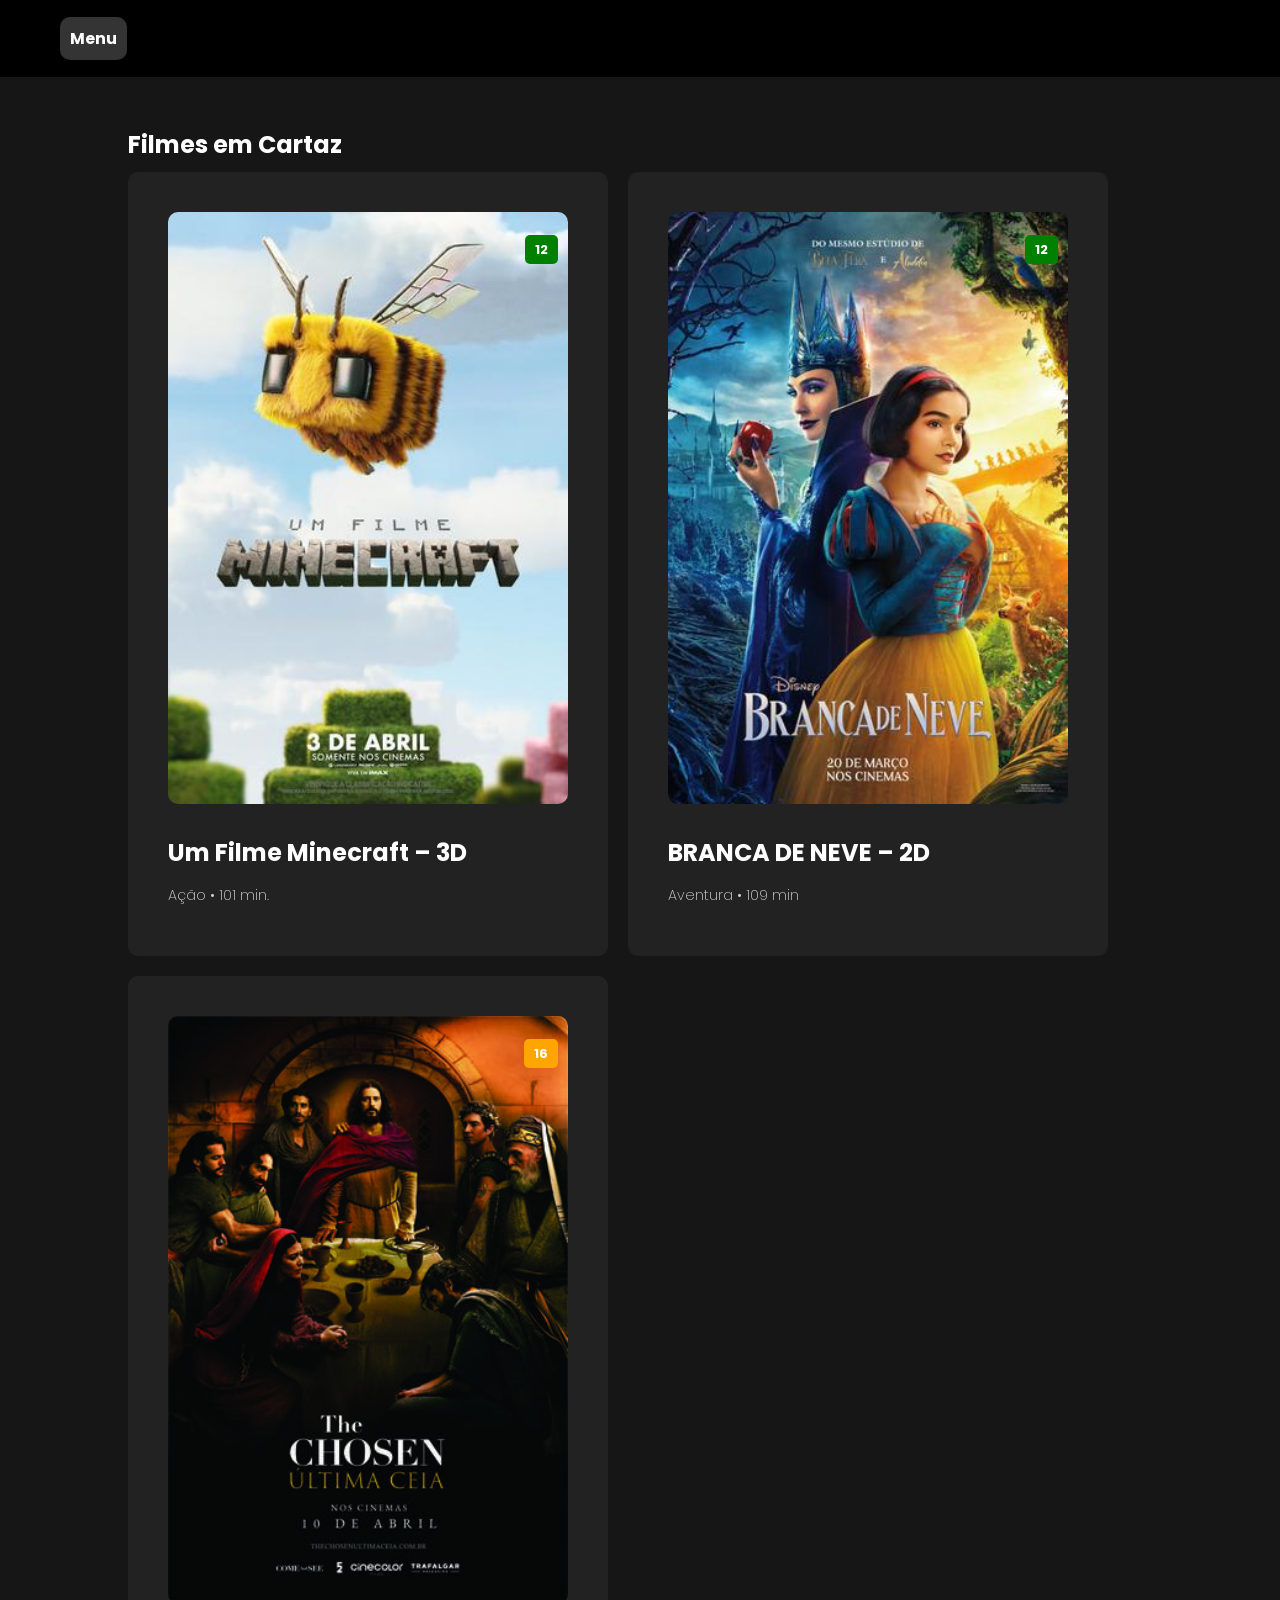
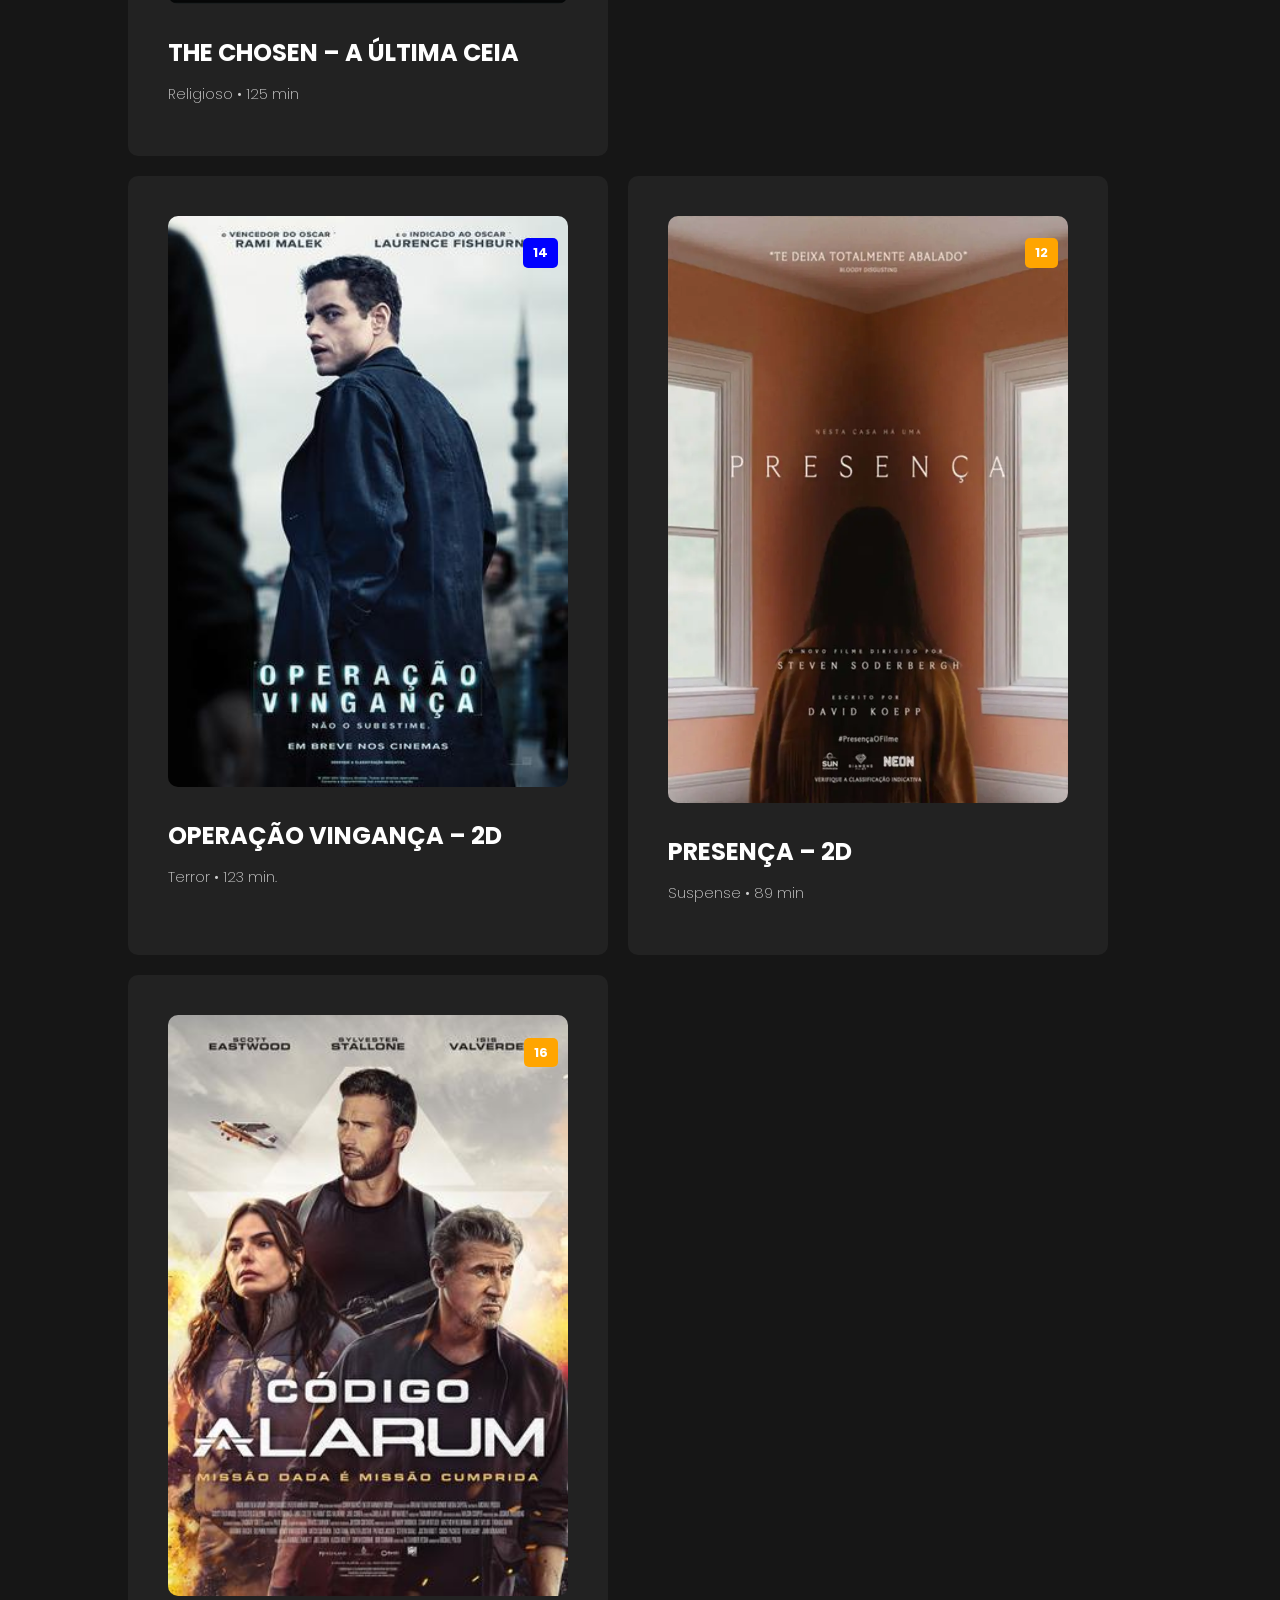
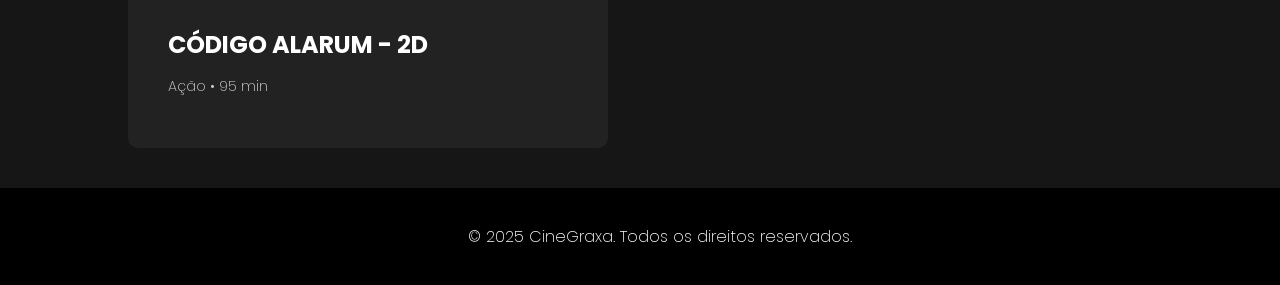
<file: index.html>
<!DOCTYPE html>
<html>
<head>
    <meta charset="UTF-8">
    <title>CineGraxa</title>
    <link rel="stylesheet" href="https://fonts.googleapis.com/css?family=Audiowide">
    <link rel="preconnect" href="https://fonts.googleapis.com">
    <link rel="preconnect" href="https://fonts.gstatic.com" crossorigin>
    <link href="https://fonts.googleapis.com/css2?family=Poppins:ital,wght@0,100;0,200;0,300;0,400;0,500;0,600;0,700;0,800;0,900;1,100;1,200;1,300;1,400;1,500;1,600;1,700;1,800;1,900&display=swap" rel="stylesheet">
    <link rel="stylesheet" href="../assets/css/styles.css">
</head>
<body>
    <header>
        <nav class="navbar">
            <ul class="nav-links">
                <li><a href="/index.html" class="selected">Menu</a></li>
            </ul>
        </nav>
    </header>
    
    <div class="container">
        <section class="movie-catalog">
            <h2>Filmes em Cartaz</h2>
            <div class="movies">
                <div class="movie">
                
                    <div class="image-container">
                        <p class="classification-12">12</p>
                        <img src="../assets/img/minecraft.jpeg" alt="Um Filme Minecraft">
                        <button class="movie-btn watchMovie" data-title="Um Filme Minecraft – 3D"
                        onclick="openModal('Um Filme Minecraft', 
                        'Um Filme Minecraft é uma aventura de comédia e fantasia que conta a história de quatro jovens que são transportados para um mundo cúbico e bizarro. Lá, eles embarcam em uma jornada para voltar para casa com a ajuda de um construtor experiente.')"
                        >Assistir</button>
                    </div>
                    <h3>Um Filme Minecraft – 3D</h3>
                    <p class="subtitle">Ação • 101 min.</p>
                </div>
                <div class="movie">
                    <div class="image-container">
                        <p class="classification-12">12</p>
                        <img src="../assets/img/branca-de-neve.jpeg" alt="Branca de Neve">
                        <button class="movie-btn watchMovie" data-title="Branca de Neve – 2D"
                        onclick="openModal('Branca de Neve', 
                        'Nesta releitura da história atemporal, a encantadora Branca de Neve (Rachel Zegler) é ameaçada e precisa fugir de seu reino. Após percorrer a floresta encantada, ela encontra uma cabana onde vivem os amigáveis Dengoso, Mestre, Dunga, Zangado, Feliz, Soneca e Atchim, com quem ela passa a viver.')"
                        >Assistir</button>
                    </div>
                    <h3>BRANCA DE NEVE – 2D</h3>
                    <p class="subtitle">Aventura • 109 min</p>
                </div>
                <div class="movie">
                    <div class="image-container">
                        <p class="classification-16">16</p>
                        <img src="../assets/img/the-chosen.jpeg" alt="The Chosen - A Última Ceia">
                        <button class="movie-btn watchMovie" data-title="The Chosen - A Última Ceia"
                        onclick="openModal('The Chosen - A Última Ceia',
                        'Jesus entra na cidade sagrada como rei, mas encontra a casa de Seu Pai transformada de um lugar de oração em um mercado corrupto. Enquanto o sumo sacerdote judeu trama contra o que seria Messias, Jesus age primeiro—dando uma reviravolta na corrupção religiosa.')"
                        >Assistir</button>
                    </div>
                    <h3>THE CHOSEN – A ÚLTIMA CEIA</h3>
                    <p class="subtitle">Religioso • 125 min</p>
                </div>
            </div>
            <div class="movies">
                <div class="movie">
                    <div class="image-container">
                        <p class="classification-14">14</p>
                        <img src="../assets/img/vinganca.jpeg" alt="Operação Vingança">
                        <button class="movie-btn watchMovie" data-title="Operação Vingança"
                        onclick="openModal('Operação Vingança',
                        'Um ex-agente da CIA, que se tornou um mercenário, é forçado a voltar à ação quando sua filha é sequestrada por uma organização criminosa. Ele deve usar suas habilidades de combate e inteligência para resgatá-la e se vingar dos responsáveis.')" 
                        >Assistir</button>
                    </div>
                    <h3>OPERAÇÃO VINGANÇA – 2D</h3>
                    <p class="subtitle">Terror • 123 min.</p>
                </div>
                <div class="movie">
                    <div class="image-container">
                        <p class="classification-16">12</p>
                        <img src="../assets/img/presenca.jpeg" alt="Presença">
                        <button class="movie-btn watchMovie" data-title="Presença"
                        onclick="openModal('Presença',
                        'Um grupo de amigos se reúne em uma casa isolada para um fim de semana de diversão, mas logo descobrem que estão sendo perseguidos por uma força sobrenatural. Eles devem lutar para sobreviver enquanto tentam desvendar o mistério por trás da presença maligna que os assombra.')" 
                        >Assistir</button>
                    </div>
                    <h3>PRESENÇA – 2D</h3>
                    <p class="subtitle">Suspense • 89 min</p>
                </div>
                <div class="movie">
                    <div class="image-container">
                        <p class="classification-16">16</p>
                        <img src="../assets/img/codigo-alarum.jpeg" alt="Código Alarum">
                        <button class="movie-btn watchMovie" data-title="Código Alarum"
                        onclick="openModal('Código Alarum',
                        'Um grupo de hackers se une para desmantelar uma organização criminosa que está manipulando informações e controlando o mundo digital. Eles enfrentam desafios tecnológicos e éticos enquanto tentam expor a verdade e proteger a privacidade das pessoas.')" 
                        >Assistir</button>
                    </div>
                    <h3>CÓDIGO ALARUM - 2D</h3>
                    <p class="subtitle">Ação • 95 min</p>
                </div>
            </div>
        </section>
    </div>
    <div id="modal" class="modal">
        <div class="modal-content">
          <span class="close" onclick="closeModal()">&times;</span>
          <h2 id="movie-title"></h2>
          <p id="movie-description"></p>
          <div class="schedule">
            <h3>Horários:</h3>
            <button class="schedule-btn" onclick="selecionarSessao('8:00 AM', 'Sala A')">8:00 AM - Sala A</button>
            <button class="schedule-btn" onclick="selecionarSessao('9:30 AM', 'Sala B')">9:30 AM - Sala B</button>
            <button class="schedule-btn" onclick="selecionarSessao('10:30 AM', 'Sala C')">10:30 AM - Sala C</button>
          </div>
        </div>
      </div>
    <footer>
        <p>&copy; 2025 CineGraxa. Todos os direitos reservados.</p>
    </footer>
    <script src="assets/js/scripts.js"></script>
</body>
</html>
</file>
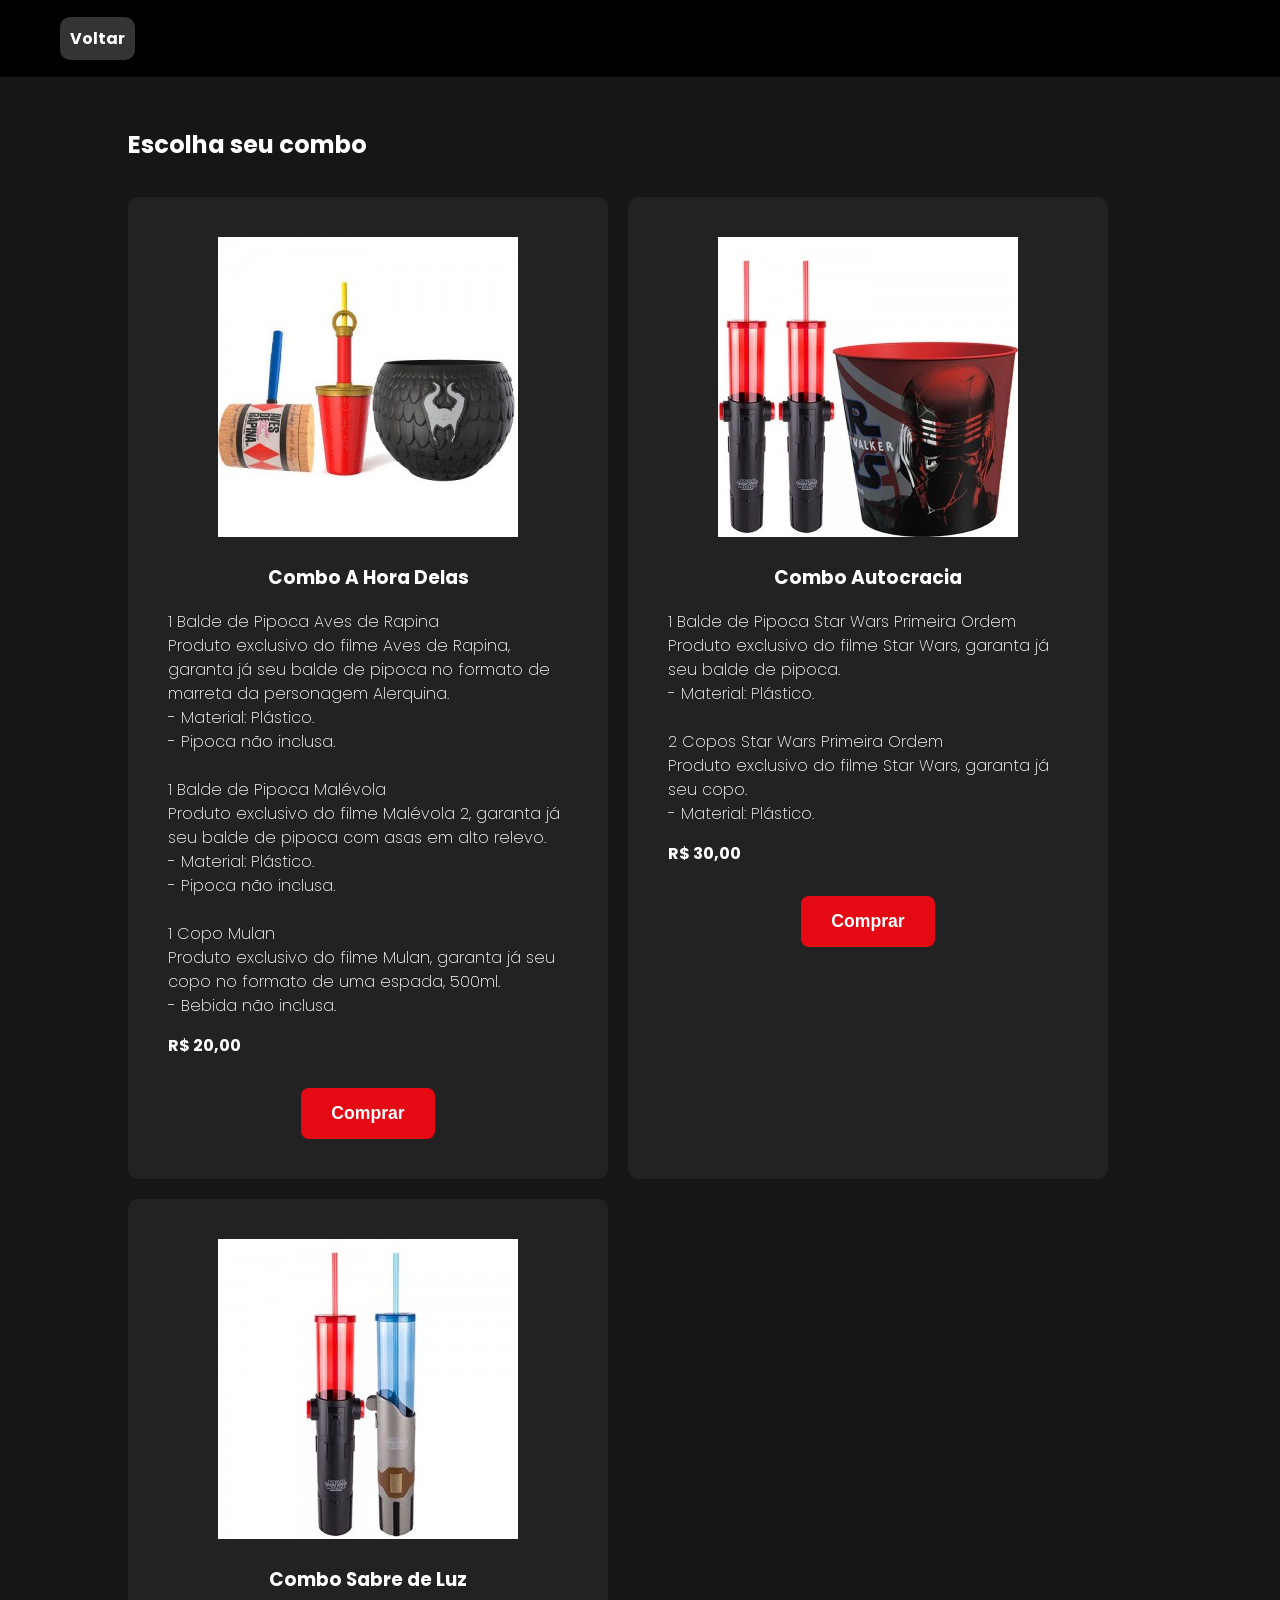
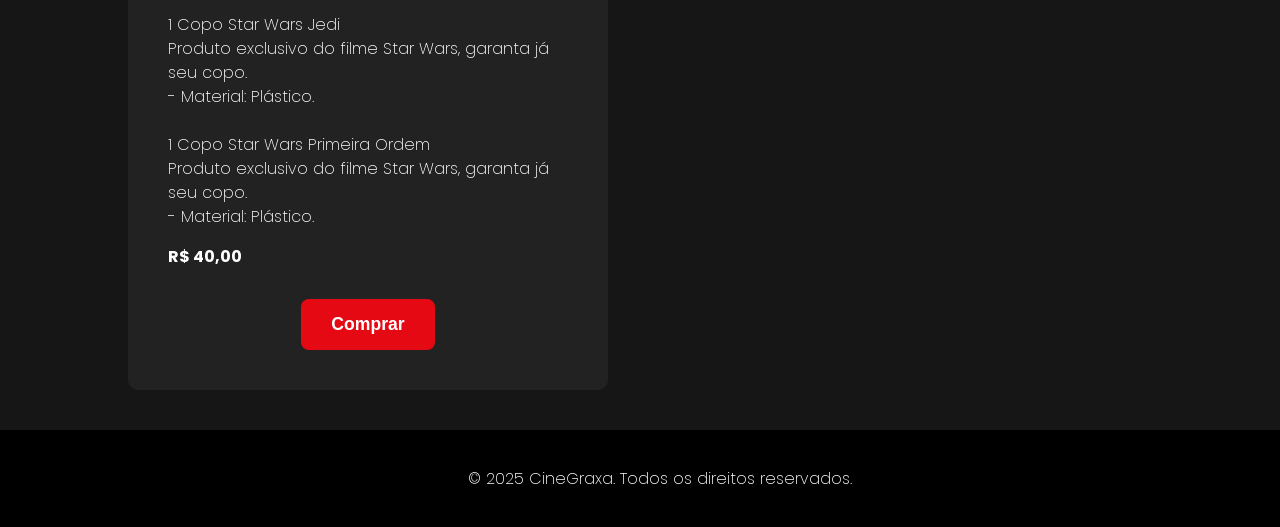
<file: combos.html>
<!DOCTYPE html>
<html lang="pt-BR">

<head>
    <meta charset="UTF-8">
    <meta name="viewport" content="width=device-width, initial-scale=1.0">
    <title>CineGraxa - Combos</title>
    <link rel="stylesheet" href="https://fonts.googleapis.com/css?family=Audiowide">
    <link rel="preconnect" href="https://fonts.googleapis.com">
    <link rel="preconnect" href="https://fonts.gstatic.com" crossorigin>
    <link href="https://fonts.googleapis.com/css2?family=Poppins:wght@100;400;600;700&display=swap" rel="stylesheet">
    <link rel="stylesheet" href="../assets/css/styles.css">
</head>

<body>
    <header>
        <nav class="navbar">
            <ul class="nav-links">
                <li><a href="/index.html" class="selected">Voltar</a></li>
            </ul>
        </nav>
    </header>

    <div class="container">
        <h2>Escolha seu combo</h2> <br>
        <div class="combos">
            <div class="combo">
                <img src="../assets/img/combos/35418X_500x500_1-300x300.jpg" alt="Combo A Hora Delas">
                <h3>Combo A Hora Delas</h3>
                <p>
                    1 Balde de Pipoca Aves de Rapina<br>
                    Produto exclusivo do filme Aves de Rapina, garanta já seu balde de pipoca no formato de marreta da
                    personagem Alerquina.<br>
                    - Material: Plástico.<br>
                    - Pipoca não inclusa.<br><br>

                    1 Balde de Pipoca Malévola<br>
                    Produto exclusivo do filme Malévola 2, garanta já seu balde de pipoca com asas em alto relevo.<br>
                    - Material: Plástico.<br>
                    - Pipoca não inclusa.<br><br>

                    1 Copo Mulan<br>
                    Produto exclusivo do filme Mulan, garanta já seu copo no formato de uma espada, 500ml.<br>
                    - Bebida não inclusa.
                </p>
                <p class="price">R$ 20,00</p>
                <button class="combo-btn" data-name="Combo A Hora Delas" data-price="20.00">Comprar</button>
            </div>

            <div class="combo">
                <img src="../assets/img/combos/35421X_500x500_1-300x300.jpg" alt="Combo Autocracia">
                <h3>Combo Autocracia</h3>
                <p>
                    1 Balde de Pipoca Star Wars Primeira Ordem<br>
                    Produto exclusivo do filme Star Wars, garanta já seu balde de pipoca.<br>
                    - Material: Plástico.<br><br>

                    2 Copos Star Wars Primeira Ordem<br>
                    Produto exclusivo do filme Star Wars, garanta já seu copo.<br>
                    - Material: Plástico.
                </p>
                <p class="price">R$ 30,00</p>
                <button class="combo-btn" data-name="Combo Autocracia" data-price="30.00">Comprar</button>
            </div>

            <div class="combo">
                <img src="../assets/img/combos/35422X_500x500_1-300x300.jpg" alt="Combo Sabre de Luz">
                <h3>Combo Sabre de Luz</h3>
                <p>
                    1 Copo Star Wars Jedi<br>
                    Produto exclusivo do filme Star Wars, garanta já seu copo.<br>
                    - Material: Plástico.<br><br>

                    1 Copo Star Wars Primeira Ordem<br>
                    Produto exclusivo do filme Star Wars, garanta já seu copo.<br>
                    - Material: Plástico.
                </p>
                <p class="price">R$ 40,00</p>
                <button class="combo-btn" data-name="Combo Sabre de Luz" data-price="40.00">Comprar</button>
            </div>
        </div>
    </div>
    <footer>
        <p>&copy; 2025 CineGraxa. Todos os direitos reservados.</p>
    </footer>
    <script src="../assets/js/scripts.js"></script>
</body>

</html>
</file>
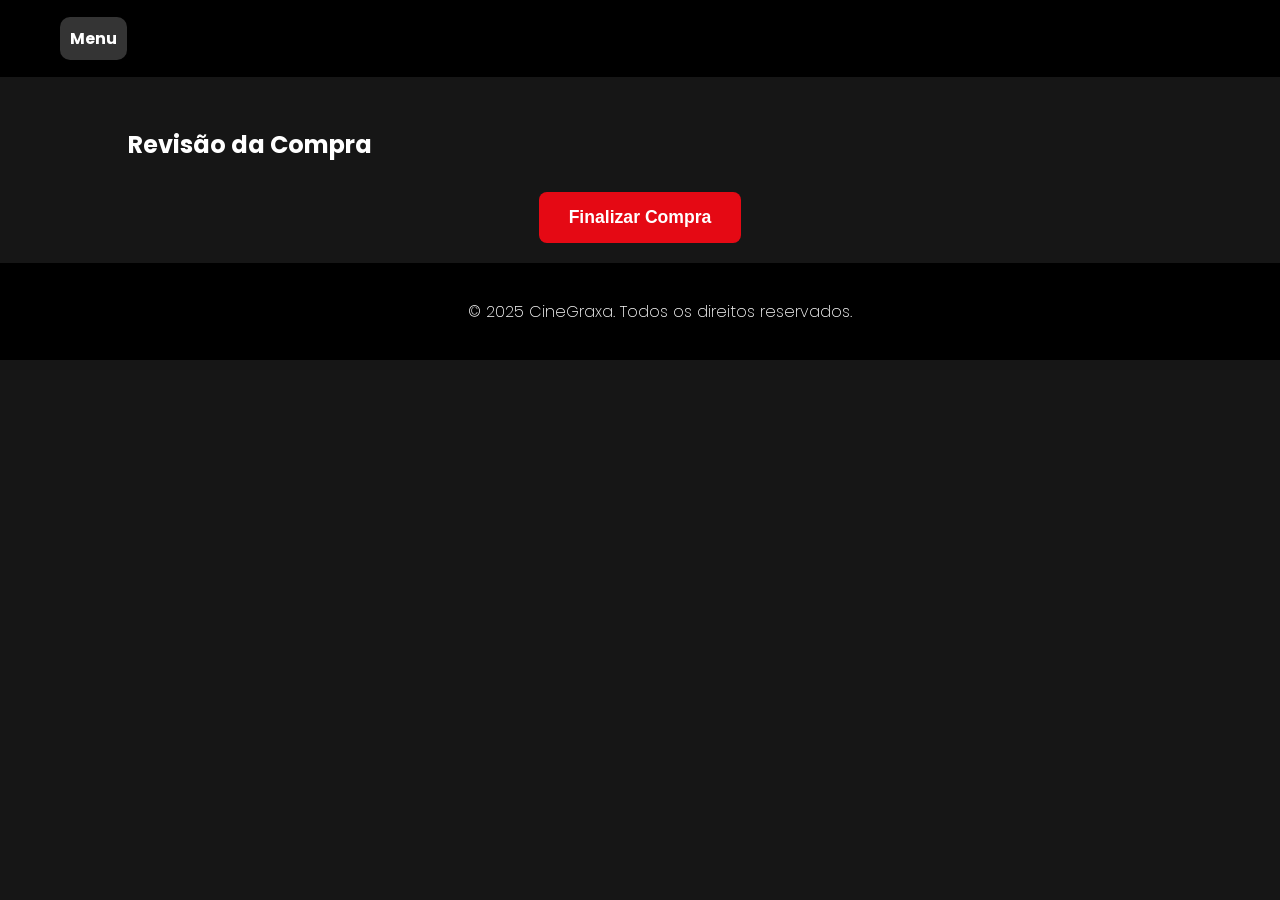
<file: pagamento.html>
<!DOCTYPE html>
<html>
<head>
    <meta charset="UTF-8">
    <title>CineGraxa</title>
    <link rel="stylesheet" href="https://fonts.googleapis.com/css?family=Audiowide">
    <link rel="preconnect" href="https://fonts.googleapis.com">
    <link rel="preconnect" href="https://fonts.gstatic.com" crossorigin>
    <link href="https://fonts.googleapis.com/css2?family=Poppins&display=swap" rel="stylesheet">
    <link rel="stylesheet" href="../assets/css/styles.css">
</head>
<body>
    <header>
        <nav class="navbar">
            <ul class="nav-links">
                <li><a href="/index.html" class="selected">Menu</a></li>
            </ul>
        </nav>
    </header>
  <div class="container">
    <h2>Revisão da Compra</h2>
    <div class="resumo" id="resumoCompra"></div>
    <button class="btn" id="buyButton">Finalizar Compra</button>
    <div class="mensagem" id="mensagemSucesso"></div>
  </div>
  <script src="../assets/js/scripts.js"></script>
    <footer>
        <p>&copy; 2025 CineGraxa. Todos os direitos reservados.</p>
    </footer>
</body>
</html>
</file>
<file: assets/css/styles.css>
body {
    font-family: "Poppins", sans-serif;
    font-weight: 200;
    font-style: normal;
    background-color: #161616;
    margin: 0;
    padding: 0;
}

.navbar {
    background-color: #000;
    color: #fff;
    padding: 10px 20px;
    display: flex;
    justify-content: space-between;
    align-items: center;
}

.navbar img {
    width: 50px;
    padding: 20px;
    padding-bottom: 10px;
    height: auto;
    border-radius: 50%;
}

.nav-links {
    list-style: none;
    display: flex;
    gap: 20px;
}

.nav-links li {
    display: inline;
}

.nav-links li:hover {
    background-color: #555;
}

.nav-links a {
    text-decoration: none;
    color: #fff;
    font-weight: bold;
    padding: 10px;
    border-radius: 10px;
}

.nav-links a:hover {
    color: #fff;
    border-radius: 10px;
    background-color: #555;
}

.selected {
    background-color: #343434 !important;
    color: white !important;
}

.container {
    width: 80%;
    margin: 0 auto;
    margin-top: 20px;
    overflow: hidden;
    background-color: transparent;
    padding: 20px;
    padding-top: 10px;
}

.container h1 {
    color: #fff;
    font-size: 2em;
    margin-bottom: 20px;
}

.container p {
    color: #fff;
    font-size: 1.2em;
    line-height: 1.5em;
}

h2 {
    color: #fff;
    font-size: 1.5em;
    margin-bottom: 10px;
}

.movies {
    display: flex;
    flex-wrap: wrap;
    gap: 20px;
    padding-bottom: 20px;
}

.movie {
    background-color: #222;
    border-radius: 10px;
    padding: 40px;
    width: 400px;
    text-align: center;
    color: #fff;
}

.combos {
    display: flex;
    flex-wrap: wrap;
    gap: 20px;
    padding-bottom: 20px;
}

.combo {
    background-color: #222;
    border-radius: 10px;
    padding: 40px;
    width: 400px;
    text-align: center;
    color: #fff;
}

.image-container {
    position: relative;
    width: 100%;

}

.image-container img {
    width: 100%;
    border-radius: 10px;
    transition: filter 0.3s ease;
}

.image-container:hover img {
    filter: brightness(0.4);
}

.image-container .movie-btn {
    position: absolute;
    top: 50%;
    left: 50%;
    transform: translate(-50%, -50%);
    display: none;
    padding: 10px 20px;
    background-color: #e50914;
    color: white;
    border: none;
    border-radius: 5px;
    font-weight: bold;
    cursor: pointer;
    z-index: 1;
}

.image-container:hover .movie-btn {
    display: block;
}

.image-container .classification-12 {
    position: absolute;
    top: 10px;
    right: 10px;
    background-color: green;
    color: white;
    padding: 5px 10px;
    border-radius: 5px;
    font-weight: bold;
    font-size: 0.8em;
    z-index: 1;
}

.image-container .classification-14 {
    position: absolute;
    top: 10px;
    right: 10px;
    background-color: blue;
    color: white;
    padding: 5px 10px;
    border-radius: 5px;
    font-weight: bold;
    font-size: 0.8em;
    z-index: 1;
}

.image-container .classification-16 {
    position: absolute;
    top: 10px;
    right: 10px;
    background-color: orange;
    color: white;
    padding: 5px 10px;
    border-radius: 5px;
    font-weight: bold;
    font-size: 0.8em;
    z-index: 1;
}

.movie h3 {
    font-size: 1.5em;
    margin-bottom: 10px;
    text-align: left;
}

.movie p {
    font-size: 1em;
    line-height: 1.5em;
}

.movie .subtitle {
    font-size: 0.9em;
    color: #ccc;
    margin-bottom: 10px;
    text-align: left;
}

.screen {
    background-color: #ccc;
    height: 40px;
    width: 40%;
    margin: 0 auto 30px;
    border-radius: 10px;
    line-height: 40px;
    text-align: center;
    font-size: 1.5em;
    font-weight: bold;
}

.assentos-container {
    display: grid;
    grid-template-columns: repeat(10, 40px);
    gap: 10px;
    justify-content: center;
    margin-bottom: 40px;
}

.seat {
    width: 40px;
    height: 40px;
    background-color: #acacac;
    border-radius: 5px;
    cursor: pointer;
    transition: 0.3s;
}

.seat.selected-seat {
    background-color: rgb(0, 88, 34);
}

.seat.occupied {
    background-color: #e50914;
    cursor: not-allowed;
}

.legend {
    display: flex;
    justify-content: center;
    gap: 20px;
    margin-top: 30px;
}

.legend div {
    display: flex;
    align-items: center;
    gap: 5px;
}

.legend a {
    text-decoration: none;
    color: #fff;
    font-weight: bold;
}

.legend .box {
    width: 20px;
    height: 20px;
    border-radius: 3px;
}

.box {
    text-decoration: none;
    color: #fff;
    font-size: 0.8em;
    font-weight: bold;
    padding: 5px;
    border-radius: 5px;
    background-color: #444;
    transition: background-color 0.3s ease;
}

.box.available {
    background-color: #acacac;
}

.selected-seat {
    background-color: rgb(0, 88, 34);
}

.box.occupied {
    background-color: #e50914;
}

#confirmButton {
    background-color: #e50914;
    color: white;
    padding: 15px 30px;
    border: none;
    border-radius: 8px;
    font-weight: bold;
    font-size: 1.1em;
    cursor: pointer;
    display: block;
    margin: 30px auto 0 auto;
    max-width: 300px;
    text-align: center;
    transition: background-color 0.3s ease;
}

#confirmButton:hover {
    background-color: #c40812;
}




.modal {
    display: none;
    position: fixed;
    z-index: 999;
    left: 0;
    top: 0;
    width: 100%;
    height: 100%;
    background-color: rgba(0, 0, 0, 0.8);
}

.modal-content {
    background-color: #222;
    color: white;
    margin: 10% auto;
    padding: 30px;
    width: 80%;
    max-width: 500px;
    border-radius: 10px;
    position: relative;
}

.modal-content h2 {
    margin-top: 0;
}

.close {
    position: absolute;
    top: 15px;
    right: 20px;
    color: #fff;
    font-size: 28px;
    font-weight: bold;
    cursor: pointer;
}

.schedule {
    margin-top: 20px;
}

.schedule-btn {
    background-color: #e50914;
    color: white;
    padding: 10px 20px;
    border: none;
    border-radius: 5px;
    font-weight: bold;
    margin: 10px;
    cursor: pointer;
    transition: background-color 0.3s ease;
    width: 100%;
    text-align: left;
}

.schedule-btn:hover {
    background-color: #c40611;
}

.schedule-btn:focus {
    outline: none;
}

footer {
    background-color: #000;
    color: #fff;
    text-align: center;
    padding: 20px;
    position: relative;
    bottom: 0;
    width: 100%;
}

.combo p {
    font-size: 1em;
    line-height: 1.5em;
    text-align: left;
    line-height: 1.5em;
    text-align: left;
}

.price {
    font-size: 1.2em;
    font-weight: bold;
    color: #e50914;
    margin-top: 10px;
    text-align: center;
}
.combo-btn {
    background-color: #e50914;
    color: white;
    padding: 15px 30px;
    border: none;
    border-radius: 8px;
    font-weight: bold;
    font-size: 1.1em;
    cursor: pointer;
    display: block;
    margin: 30px auto 0 auto;
    max-width: 300px;
    text-align: center;
    transition: background-color 0.3s ease;
}

.combo-btn:hover {
    background-color: #c40611;
}

.combo-btn:focus {
    outline: none;
}

#buyButton {
    background-color: #e50914;
    color: white;
    padding: 15px 30px;
    border: none;
    border-radius: 8px;
    font-weight: bold;
    font-size: 1.1em;
    cursor: pointer;
    display: block;
    margin: 30px auto 0 auto;
    max-width: 300px;
    text-align: center;
    transition: background-color 0.3s ease;
}

#buyButton:hover {
    background-color: #c40812;
}
</file>
